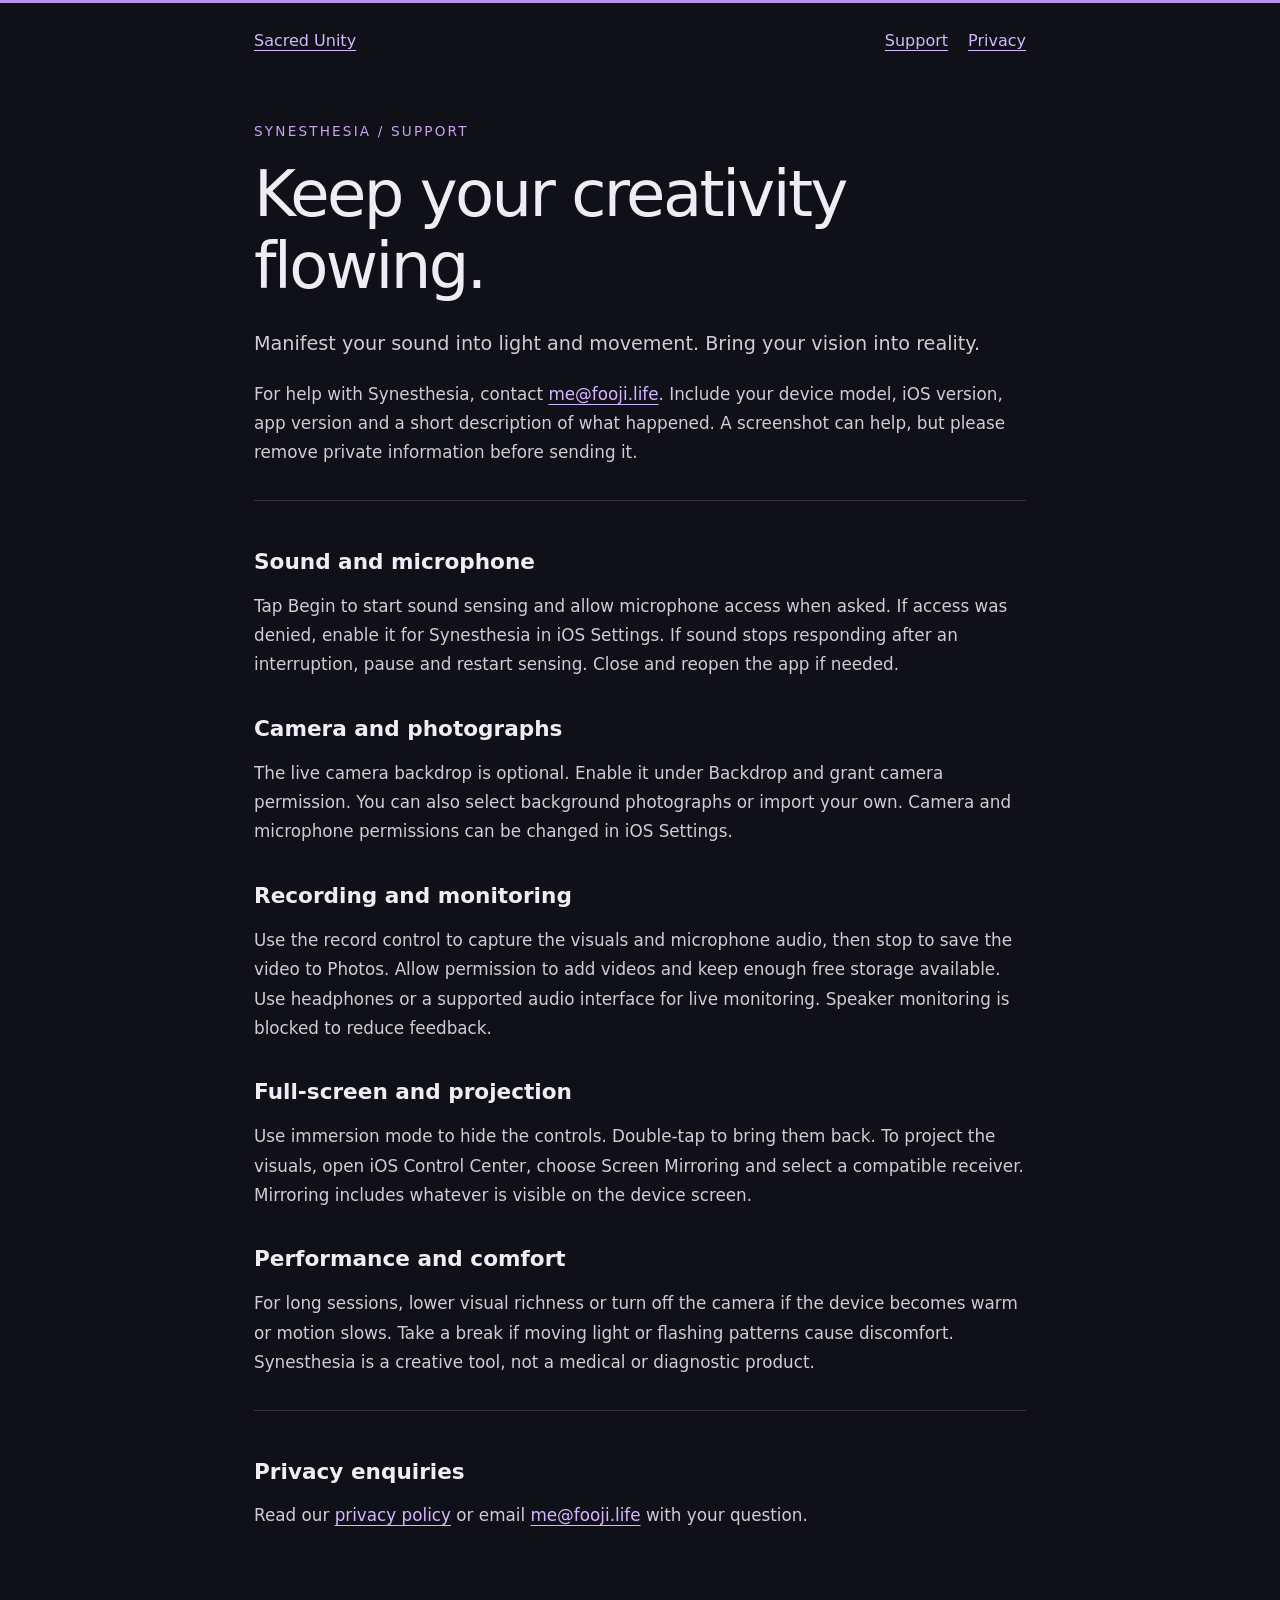
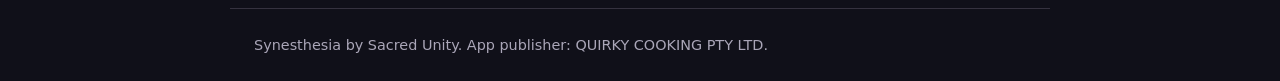
<file: index.html>
<!doctype html><html lang="en"><head><meta charset="utf-8"><meta name="viewport" content="width=device-width,initial-scale=1"><title>Synesthesia Support | Sacred Unity</title><meta name="description" content="Help with Synesthesia, an audiovisual instrument by Sacred Unity."><link rel="stylesheet" href="style.css"></head><body><header><a href="./">Sacred Unity</a><nav aria-label="Main"><a href="./" aria-current="page">Support</a><a href="privacy.html">Privacy</a></nav></header><main><p class="eyebrow">Synesthesia / Support</p><h1>Keep your creativity flowing.</h1><p class="lead">Manifest your sound into light and movement. Bring your vision into reality.</p><p>For help with Synesthesia, contact <a href="mailto:me@fooji.life">me@fooji.life</a>. Include your device model, iOS version, app version and a short description of what happened. A screenshot can help, but please remove private information before sending it.</p><section><h2>Sound and microphone</h2><p>Tap Begin to start sound sensing and allow microphone access when asked. If access was denied, enable it for Synesthesia in iOS Settings. If sound stops responding after an interruption, pause and restart sensing. Close and reopen the app if needed.</p><h2>Camera and photographs</h2><p>The live camera backdrop is optional. Enable it under Backdrop and grant camera permission. You can also select background photographs or import your own. Camera and microphone permissions can be changed in iOS Settings.</p><h2>Recording and monitoring</h2><p>Use the record control to capture the visuals and microphone audio, then stop to save the video to Photos. Allow permission to add videos and keep enough free storage available. Use headphones or a supported audio interface for live monitoring. Speaker monitoring is blocked to reduce feedback.</p><h2>Full-screen and projection</h2><p>Use immersion mode to hide the controls. Double-tap to bring them back. To project the visuals, open iOS Control Center, choose Screen Mirroring and select a compatible receiver. Mirroring includes whatever is visible on the device screen.</p><h2>Performance and comfort</h2><p>For long sessions, lower visual richness or turn off the camera if the device becomes warm or motion slows. Take a break if moving light or flashing patterns cause discomfort. Synesthesia is a creative tool, not a medical or diagnostic product.</p></section><section><h2>Privacy enquiries</h2><p>Read our <a href="privacy.html">privacy policy</a> or email <a href="mailto:me@fooji.life">me@fooji.life</a> with your question.</p></section></main><footer>Synesthesia by Sacred Unity. App publisher: QUIRKY COOKING PTY LTD.</footer></body></html>
</file>
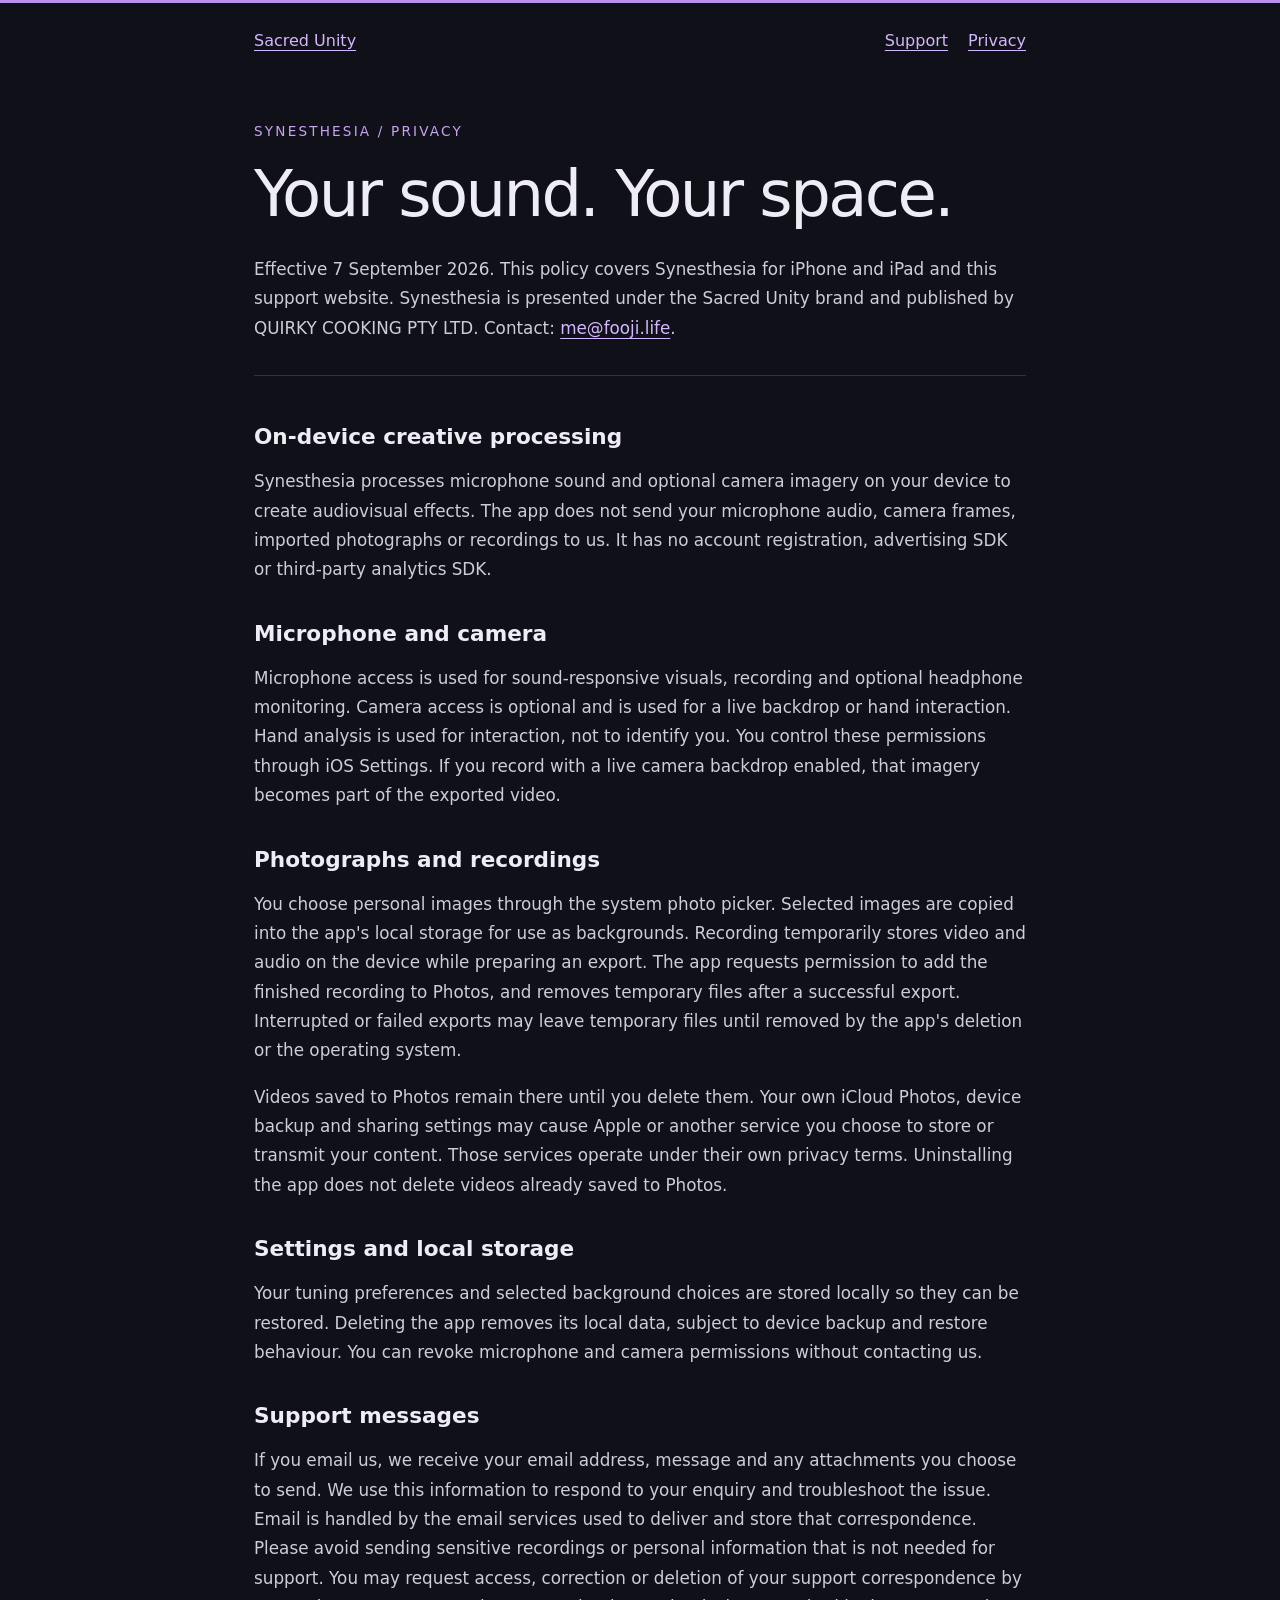
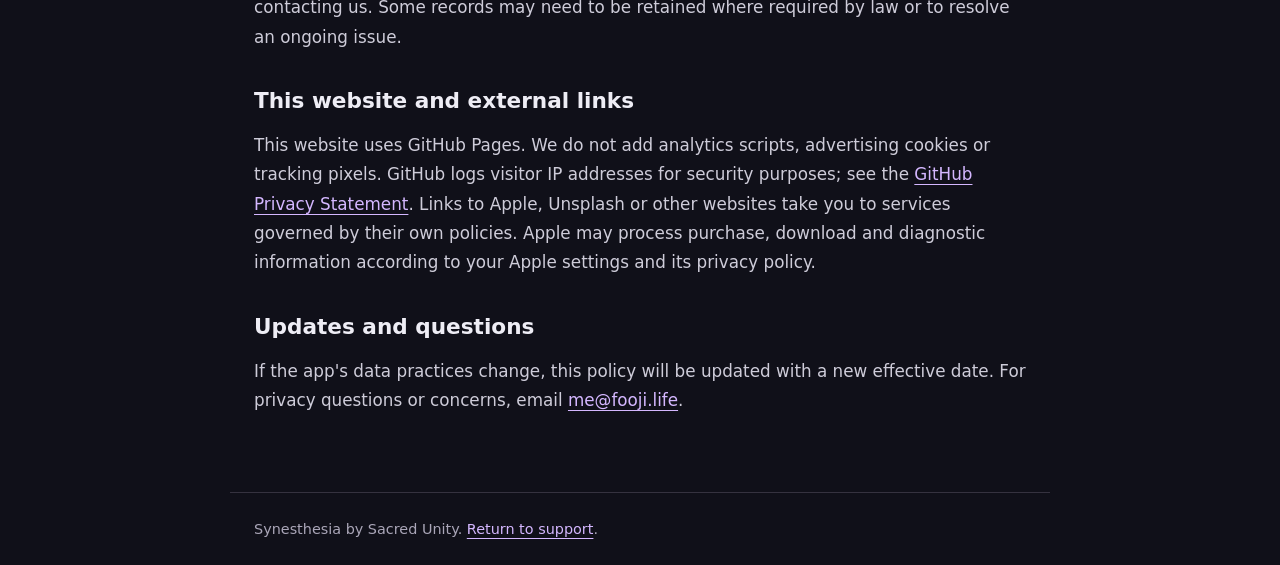
<file: privacy.html>
<!doctype html><html lang="en"><head><meta charset="utf-8"><meta name="viewport" content="width=device-width,initial-scale=1"><title>Synesthesia Privacy Policy | Sacred Unity</title><meta name="description" content="How Synesthesia handles microphone, camera, photographs, recordings and support enquiries."><link rel="stylesheet" href="style.css"></head><body><header><a href="./">Sacred Unity</a><nav aria-label="Main"><a href="./">Support</a><a href="privacy.html" aria-current="page">Privacy</a></nav></header><main><p class="eyebrow">Synesthesia / Privacy</p><h1>Your sound. Your space.</h1><p>Effective 7 September 2026. This policy covers Synesthesia for iPhone and iPad and this support website. Synesthesia is presented under the Sacred Unity brand and published by QUIRKY COOKING PTY LTD. Contact: <a href="mailto:me@fooji.life">me@fooji.life</a>.</p><section><h2>On-device creative processing</h2><p>Synesthesia processes microphone sound and optional camera imagery on your device to create audiovisual effects. The app does not send your microphone audio, camera frames, imported photographs or recordings to us. It has no account registration, advertising SDK or third-party analytics SDK.</p><h2>Microphone and camera</h2><p>Microphone access is used for sound-responsive visuals, recording and optional headphone monitoring. Camera access is optional and is used for a live backdrop or hand interaction. Hand analysis is used for interaction, not to identify you. You control these permissions through iOS Settings. If you record with a live camera backdrop enabled, that imagery becomes part of the exported video.</p><h2>Photographs and recordings</h2><p>You choose personal images through the system photo picker. Selected images are copied into the app's local storage for use as backgrounds. Recording temporarily stores video and audio on the device while preparing an export. The app requests permission to add the finished recording to Photos, and removes temporary files after a successful export. Interrupted or failed exports may leave temporary files until removed by the app's deletion or the operating system.</p><p>Videos saved to Photos remain there until you delete them. Your own iCloud Photos, device backup and sharing settings may cause Apple or another service you choose to store or transmit your content. Those services operate under their own privacy terms. Uninstalling the app does not delete videos already saved to Photos.</p><h2>Settings and local storage</h2><p>Your tuning preferences and selected background choices are stored locally so they can be restored. Deleting the app removes its local data, subject to device backup and restore behaviour. You can revoke microphone and camera permissions without contacting us.</p><h2>Support messages</h2><p>If you email us, we receive your email address, message and any attachments you choose to send. We use this information to respond to your enquiry and troubleshoot the issue. Email is handled by the email services used to deliver and store that correspondence. Please avoid sending sensitive recordings or personal information that is not needed for support. You may request access, correction or deletion of your support correspondence by contacting us. Some records may need to be retained where required by law or to resolve an ongoing issue.</p><h2>This website and external links</h2><p>This website uses GitHub Pages. We do not add analytics scripts, advertising cookies or tracking pixels. GitHub logs visitor IP addresses for security purposes; see the <a href="https://docs.github.com/en/site-policy/privacy-policies/github-general-privacy-statement">GitHub Privacy Statement</a>. Links to Apple, Unsplash or other websites take you to services governed by their own policies. Apple may process purchase, download and diagnostic information according to your Apple settings and its privacy policy.</p><h2>Updates and questions</h2><p>If the app's data practices change, this policy will be updated with a new effective date. For privacy questions or concerns, email <a href="mailto:me@fooji.life">me@fooji.life</a>.</p></section></main><footer>Synesthesia by Sacred Unity. <a href="./">Return to support</a>.</footer></body></html>
</file>
<file: style.css>
:root{color-scheme:dark;font-family:system-ui,-apple-system,sans-serif;background:#101019;color:#eeedf5}*{box-sizing:border-box}body{margin:0;border-top:3px solid #ba90ed}main,header,footer{max-width:820px;margin:auto;padding:28px 24px}header{display:flex;justify-content:space-between;gap:20px;align-items:center}nav{display:flex;gap:20px}a{color:#d4b7ff;text-underline-offset:4px}a:focus-visible{outline:2px solid white;outline-offset:5px}h1{font-size:clamp(2.5rem,8vw,4rem);font-weight:450;letter-spacing:-.04em;line-height:1.12;margin:16px 0 24px}h2{font-size:1.35rem;margin-top:36px}p,li{font-size:1.05rem;line-height:1.75;color:#ceccd9}.eyebrow{font-size:.85rem;text-transform:uppercase;letter-spacing:.16em;color:#c8a3f2}.lead{font-size:1.2rem}section{border-top:1px solid #35323f;padding-top:12px;margin-top:32px}footer{border-top:1px solid #35323f;margin-top:32px;font-size:.9rem;color:#aaa6b8}li{margin-bottom:10px}@media(max-width:460px){header{align-items:flex-start;flex-direction:column}main{padding-top:12px}}
</file>
